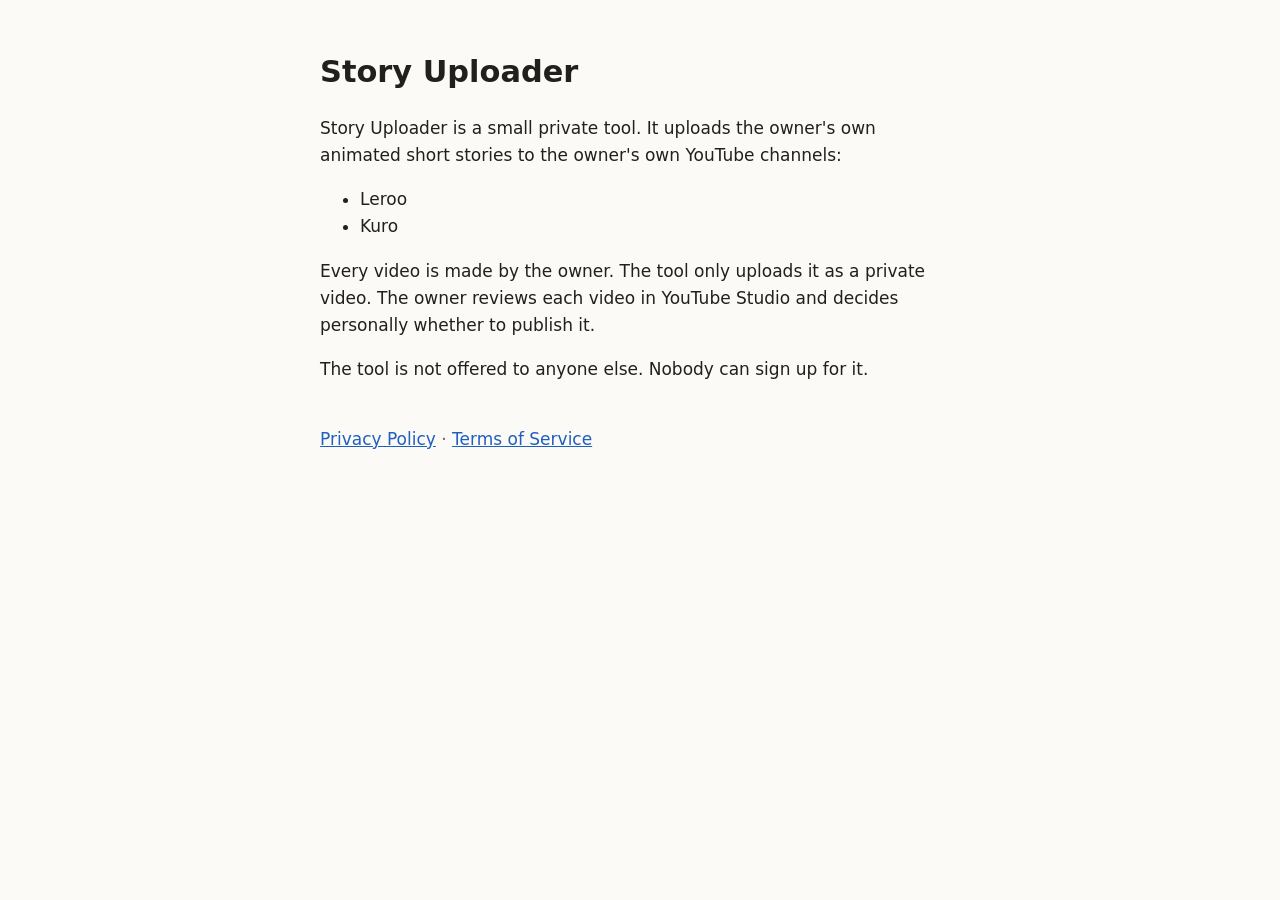
<file: index.html>
<!doctype html>
<html lang="en">
<head>
<meta charset="utf-8">
<meta name="viewport" content="width=device-width, initial-scale=1">
<title>Story Uploader</title>
<link rel="stylesheet" href="style.css">
</head>
<body>
<main>
<h1>Story Uploader</h1>
<p>Story Uploader is a small private tool. It uploads the owner's own animated short stories to the owner's own YouTube channels:</p>
<ul>
<li>Leroo</li>
<li>Kuro</li>
</ul>
<p>Every video is made by the owner. The tool only uploads it as a private video. The owner reviews each video in YouTube Studio and decides personally whether to publish it.</p>
<p>The tool is not offered to anyone else. Nobody can sign up for it.</p>
<nav><a href="privacy.html">Privacy Policy</a> · <a href="terms.html">Terms of Service</a></nav>
</main>
</body>
</html>
</file>
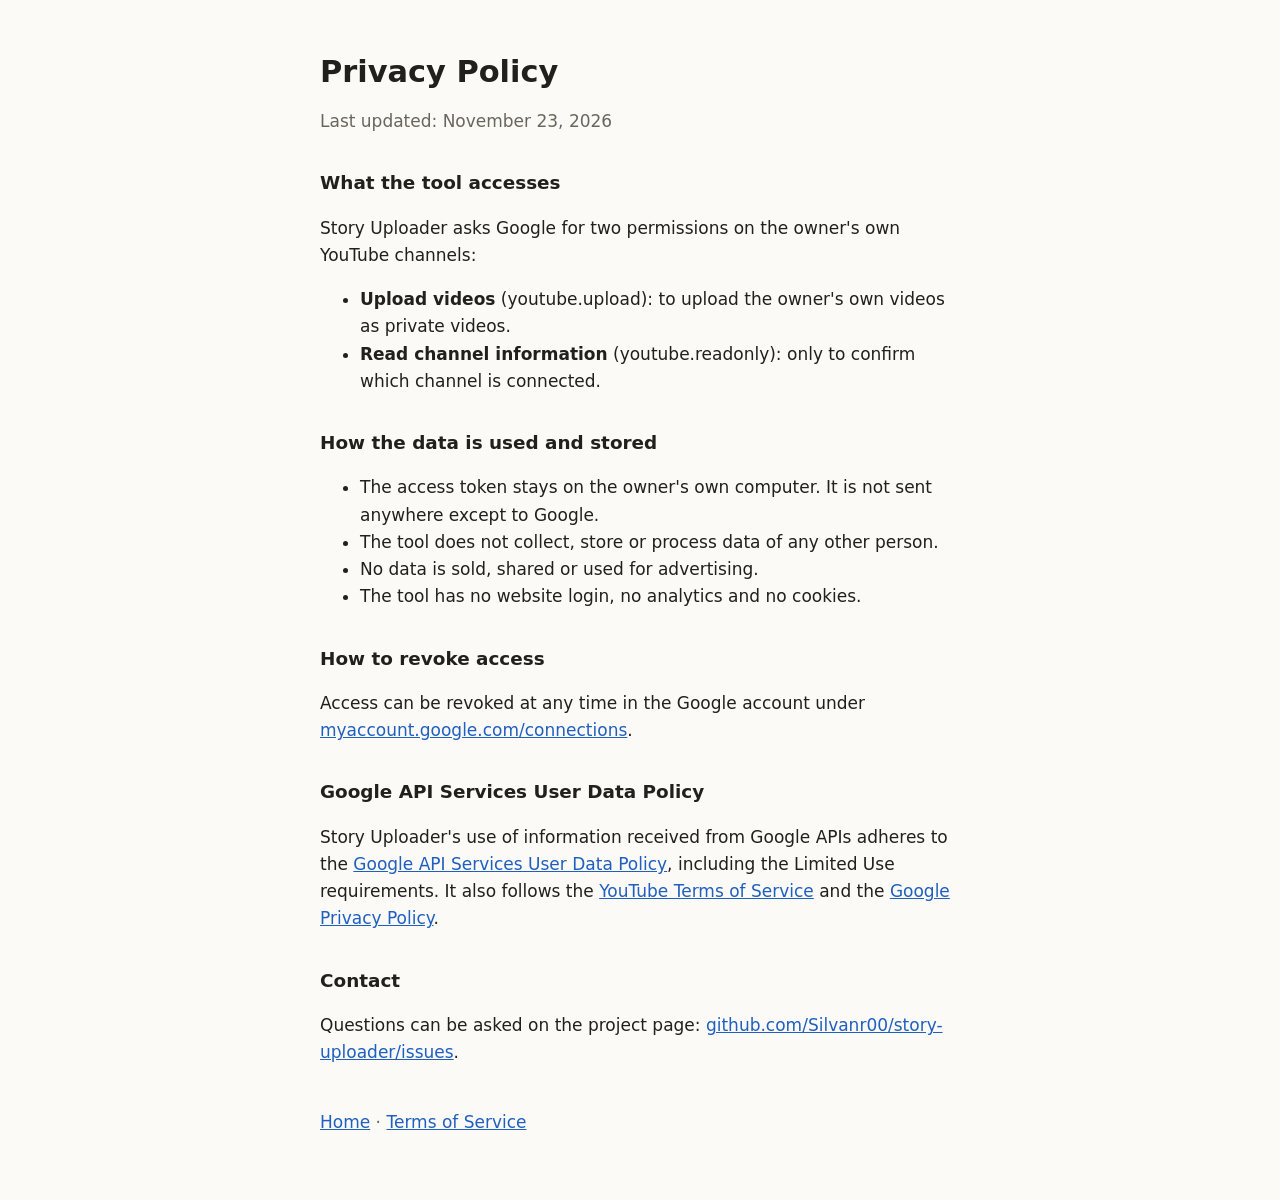
<file: privacy.html>
<!doctype html>
<html lang="en">
<head>
<meta charset="utf-8">
<meta name="viewport" content="width=device-width, initial-scale=1">
<title>Privacy Policy – Story Uploader</title>
<link rel="stylesheet" href="style.css">
</head>
<body>
<main>
<h1>Privacy Policy</h1>
<p class="date">Last updated: November 23, 2026</p>

<h2>What the tool accesses</h2>
<p>Story Uploader asks Google for two permissions on the owner's own YouTube channels:</p>
<ul>
<li><strong>Upload videos</strong> (youtube.upload): to upload the owner's own videos as private videos.</li>
<li><strong>Read channel information</strong> (youtube.readonly): only to confirm which channel is connected.</li>
</ul>

<h2>How the data is used and stored</h2>
<ul>
<li>The access token stays on the owner's own computer. It is not sent anywhere except to Google.</li>
<li>The tool does not collect, store or process data of any other person.</li>
<li>No data is sold, shared or used for advertising.</li>
<li>The tool has no website login, no analytics and no cookies.</li>
</ul>

<h2>How to revoke access</h2>
<p>Access can be revoked at any time in the Google account under <a href="https://myaccount.google.com/connections">myaccount.google.com/connections</a>.</p>

<h2>Google API Services User Data Policy</h2>
<p>Story Uploader's use of information received from Google APIs adheres to the <a href="https://developers.google.com/terms/api-services-user-data-policy">Google API Services User Data Policy</a>, including the Limited Use requirements. It also follows the <a href="https://www.youtube.com/t/terms">YouTube Terms of Service</a> and the <a href="https://policies.google.com/privacy">Google Privacy Policy</a>.</p>

<h2>Contact</h2>
<p>Questions can be asked on the project page: <a href="https://github.com/Silvanr00/story-uploader/issues">github.com/Silvanr00/story-uploader/issues</a>.</p>

<nav><a href="index.html">Home</a> · <a href="terms.html">Terms of Service</a></nav>
</main>
</body>
</html>
</file>
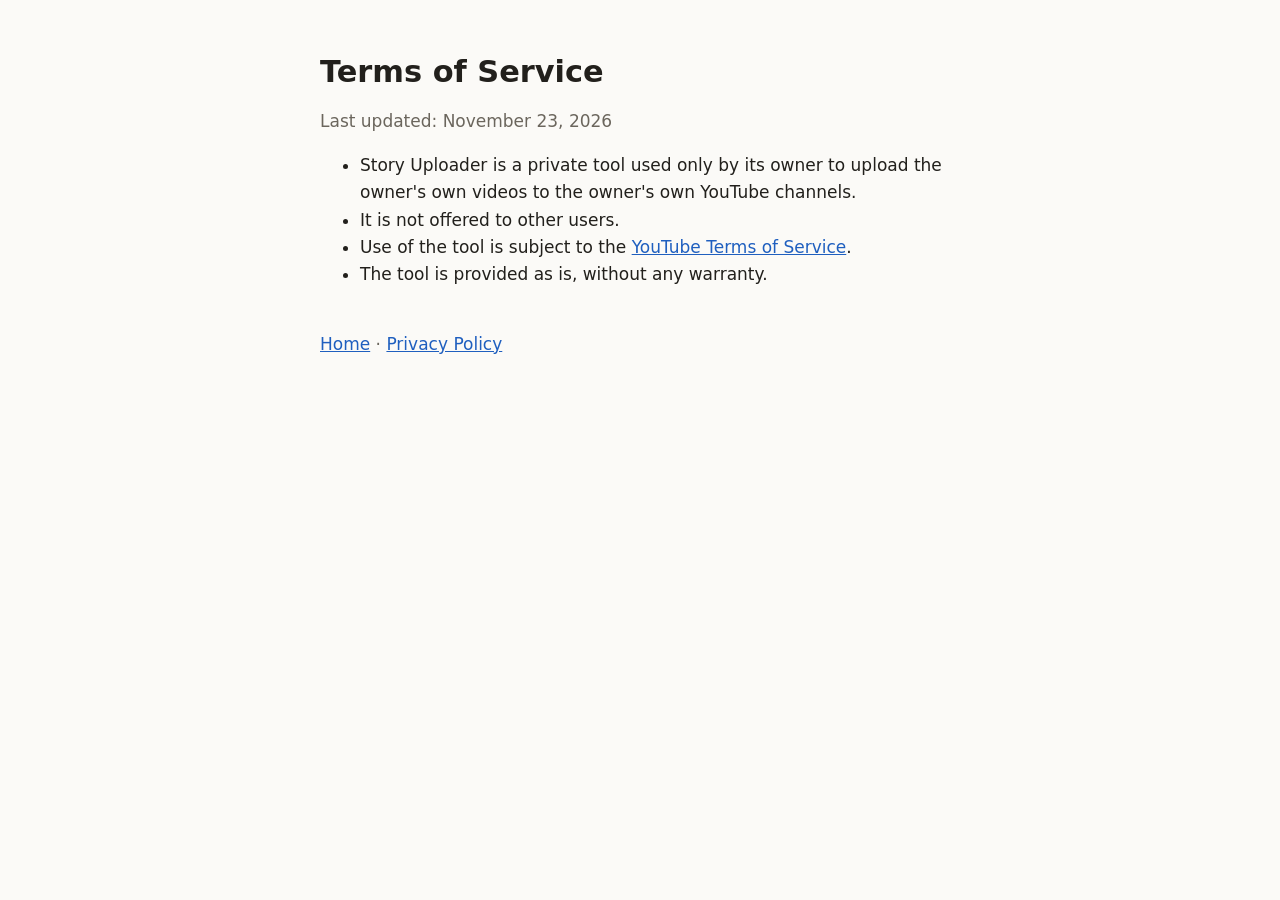
<file: terms.html>
<!doctype html>
<html lang="en">
<head>
<meta charset="utf-8">
<meta name="viewport" content="width=device-width, initial-scale=1">
<title>Terms of Service – Story Uploader</title>
<link rel="stylesheet" href="style.css">
</head>
<body>
<main>
<h1>Terms of Service</h1>
<p class="date">Last updated: November 23, 2026</p>
<ul>
<li>Story Uploader is a private tool used only by its owner to upload the owner's own videos to the owner's own YouTube channels.</li>
<li>It is not offered to other users.</li>
<li>Use of the tool is subject to the <a href="https://www.youtube.com/t/terms">YouTube Terms of Service</a>.</li>
<li>The tool is provided as is, without any warranty.</li>
</ul>
<nav><a href="index.html">Home</a> · <a href="privacy.html">Privacy Policy</a></nav>
</main>
</body>
</html>
</file>
<file: style.css>
:root { --bg: #fbfaf7; --fg: #22201c; --muted: #6b665d; --link: #1f5fbf; }
@media (prefers-color-scheme: dark) { :root { --bg: #17161a; --fg: #ece9e3; --muted: #a49e93; --link: #8ab4f8; } }
body { margin: 0; background: var(--bg); color: var(--fg); font: 17px/1.6 system-ui, -apple-system, "Segoe UI", sans-serif; }
main { max-width: 640px; margin: 0 auto; padding: 48px 16px 64px; }
h1 { font-size: 1.9rem; margin: 0 0 0.6em; }
h2 { font-size: 1.15rem; margin: 1.8em 0 0.4em; }
a { color: var(--link); }
.date { color: var(--muted); margin-top: -0.4em; }
nav { margin-top: 2.5em; color: var(--muted); }
</file>
